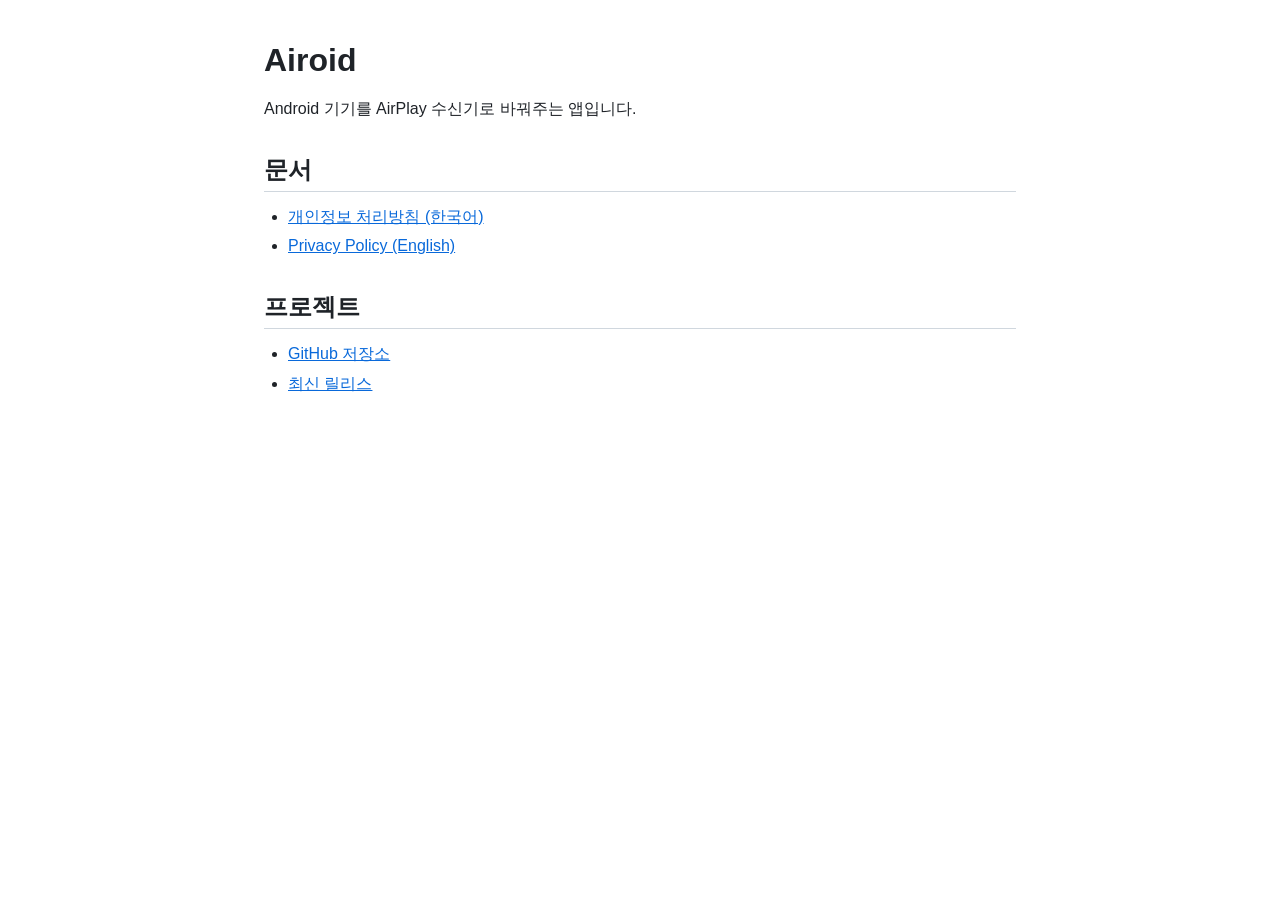
<file: docs/index.html>
<!DOCTYPE html>
<html lang="ko">
<head>
  <meta charset="UTF-8">
  <meta name="viewport" content="width=device-width, initial-scale=1.0">
  <title>Airoid</title>
  <link rel="stylesheet" href="privacy.css">
</head>
<body>
  <main class="page markdown-body">
    <h1>Airoid</h1>
    <p>Android 기기를 AirPlay 수신기로 바꿔주는 앱입니다.</p>

    <h2>문서</h2>
    <ul>
      <li><a href="privacy.html">개인정보 처리방침 (한국어)</a></li>
      <li><a href="privacy.en.html">Privacy Policy (English)</a></li>
    </ul>

    <h2>프로젝트</h2>
    <ul>
      <li><a href="https://github.com/hanana-kick/Airoid">GitHub 저장소</a></li>
      <li><a href="https://github.com/hanana-kick/Airoid/releases/latest">최신 릴리스</a></li>
    </ul>
  </main>
</body>
</html>
</file>
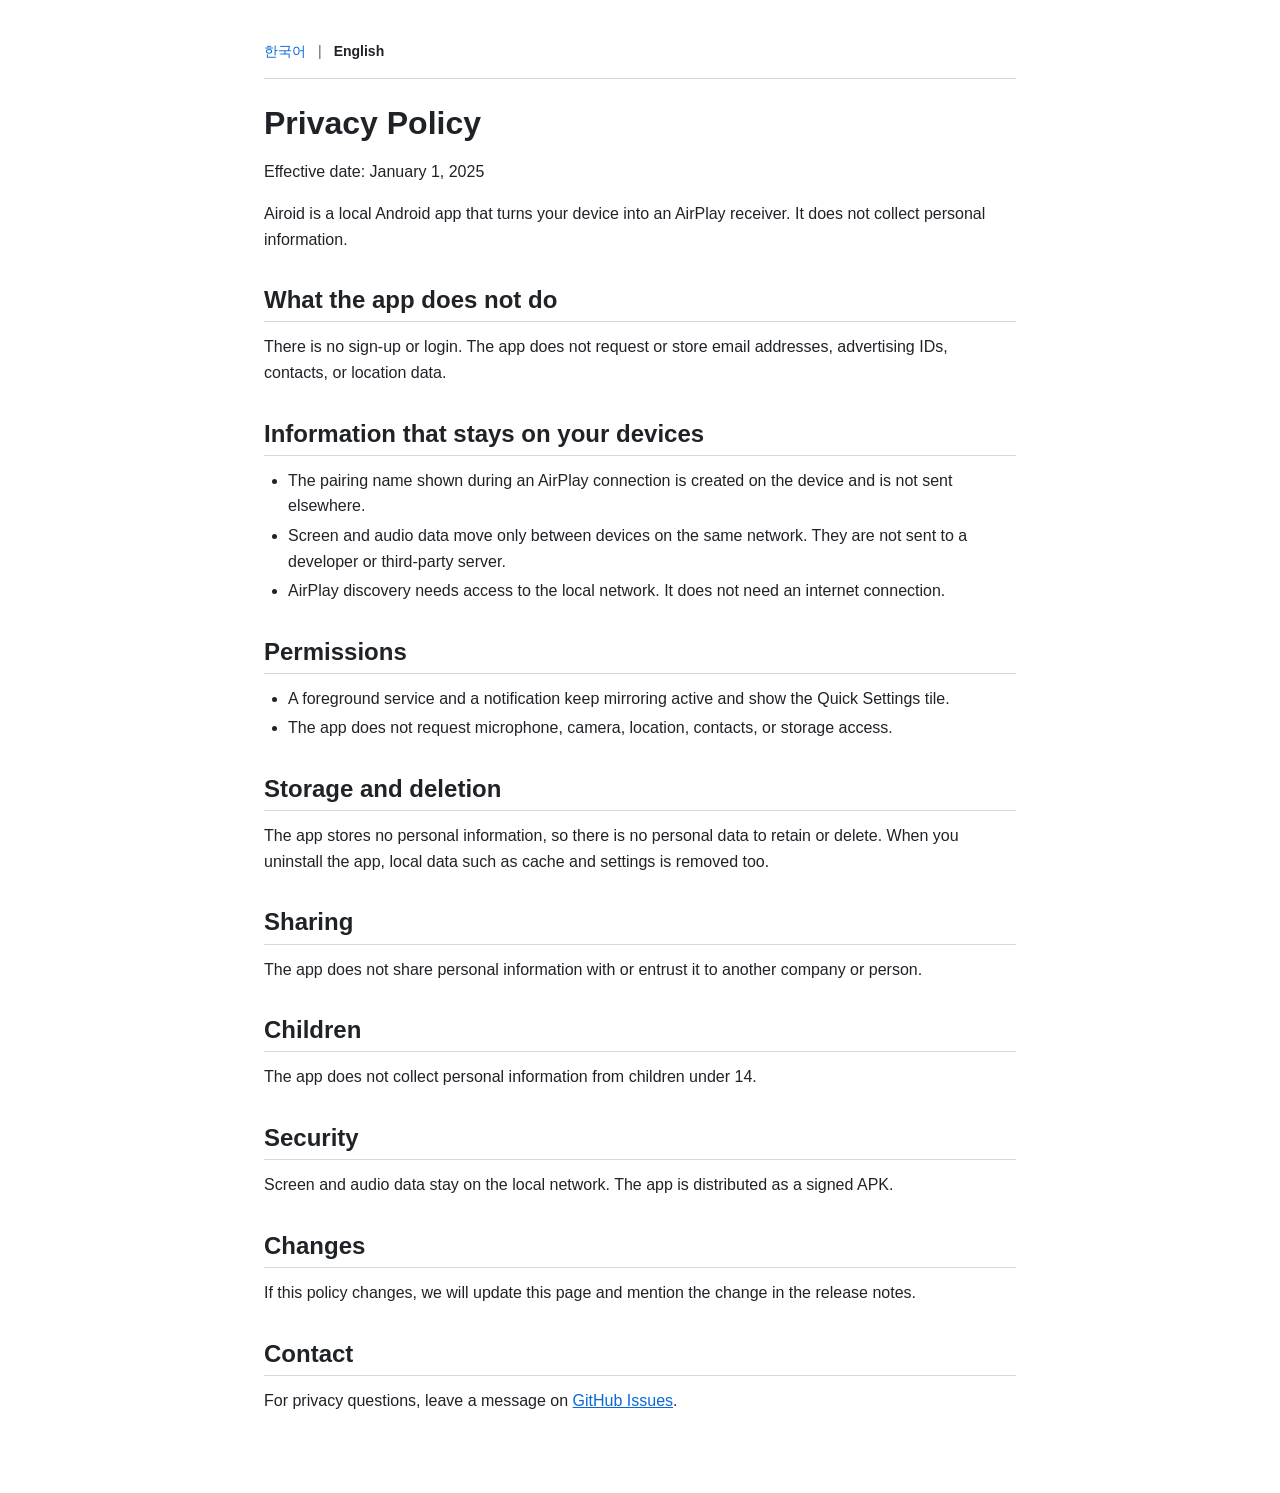
<file: docs/privacy.en.html>
<!DOCTYPE html>
<html lang="en">
<head>
  <meta charset="UTF-8">
  <meta name="viewport" content="width=device-width, initial-scale=1.0">
  <title>Privacy Policy | Airoid</title>
  <link rel="stylesheet" href="privacy.css">
  <link rel="alternate" hreflang="ko" href="privacy.html">
</head>
<body>
  <main class="page markdown-body">
    <nav class="language-nav" aria-label="Language selection">
      <a href="privacy.html">한국어</a>
      <span aria-hidden="true">|</span>
      <a href="privacy.en.html" aria-current="page">English</a>
    </nav>

    <h1>Privacy Policy</h1>
    <p>Effective date: January 1, 2025</p>

    <p>Airoid is a local Android app that turns your device into an AirPlay receiver. It does not collect personal information.</p>

    <h2>What the app does not do</h2>
    <p>There is no sign-up or login. The app does not request or store email addresses, advertising IDs, contacts, or location data.</p>

    <h2>Information that stays on your devices</h2>
    <ul>
      <li>The pairing name shown during an AirPlay connection is created on the device and is not sent elsewhere.</li>
      <li>Screen and audio data move only between devices on the same network. They are not sent to a developer or third-party server.</li>
      <li>AirPlay discovery needs access to the local network. It does not need an internet connection.</li>
    </ul>

    <h2>Permissions</h2>
    <ul>
      <li>A foreground service and a notification keep mirroring active and show the Quick Settings tile.</li>
      <li>The app does not request microphone, camera, location, contacts, or storage access.</li>
    </ul>

    <h2>Storage and deletion</h2>
    <p>The app stores no personal information, so there is no personal data to retain or delete. When you uninstall the app, local data such as cache and settings is removed too.</p>

    <h2>Sharing</h2>
    <p>The app does not share personal information with or entrust it to another company or person.</p>

    <h2>Children</h2>
    <p>The app does not collect personal information from children under 14.</p>

    <h2>Security</h2>
    <p>Screen and audio data stay on the local network. The app is distributed as a signed APK.</p>

    <h2>Changes</h2>
    <p>If this policy changes, we will update this page and mention the change in the release notes.</p>

    <h2>Contact</h2>
    <p>For privacy questions, leave a message on <a href="https://github.com/hanana-kick/Airoid/issues">GitHub Issues</a>.</p>
  </main>
</body>
</html>
</file>
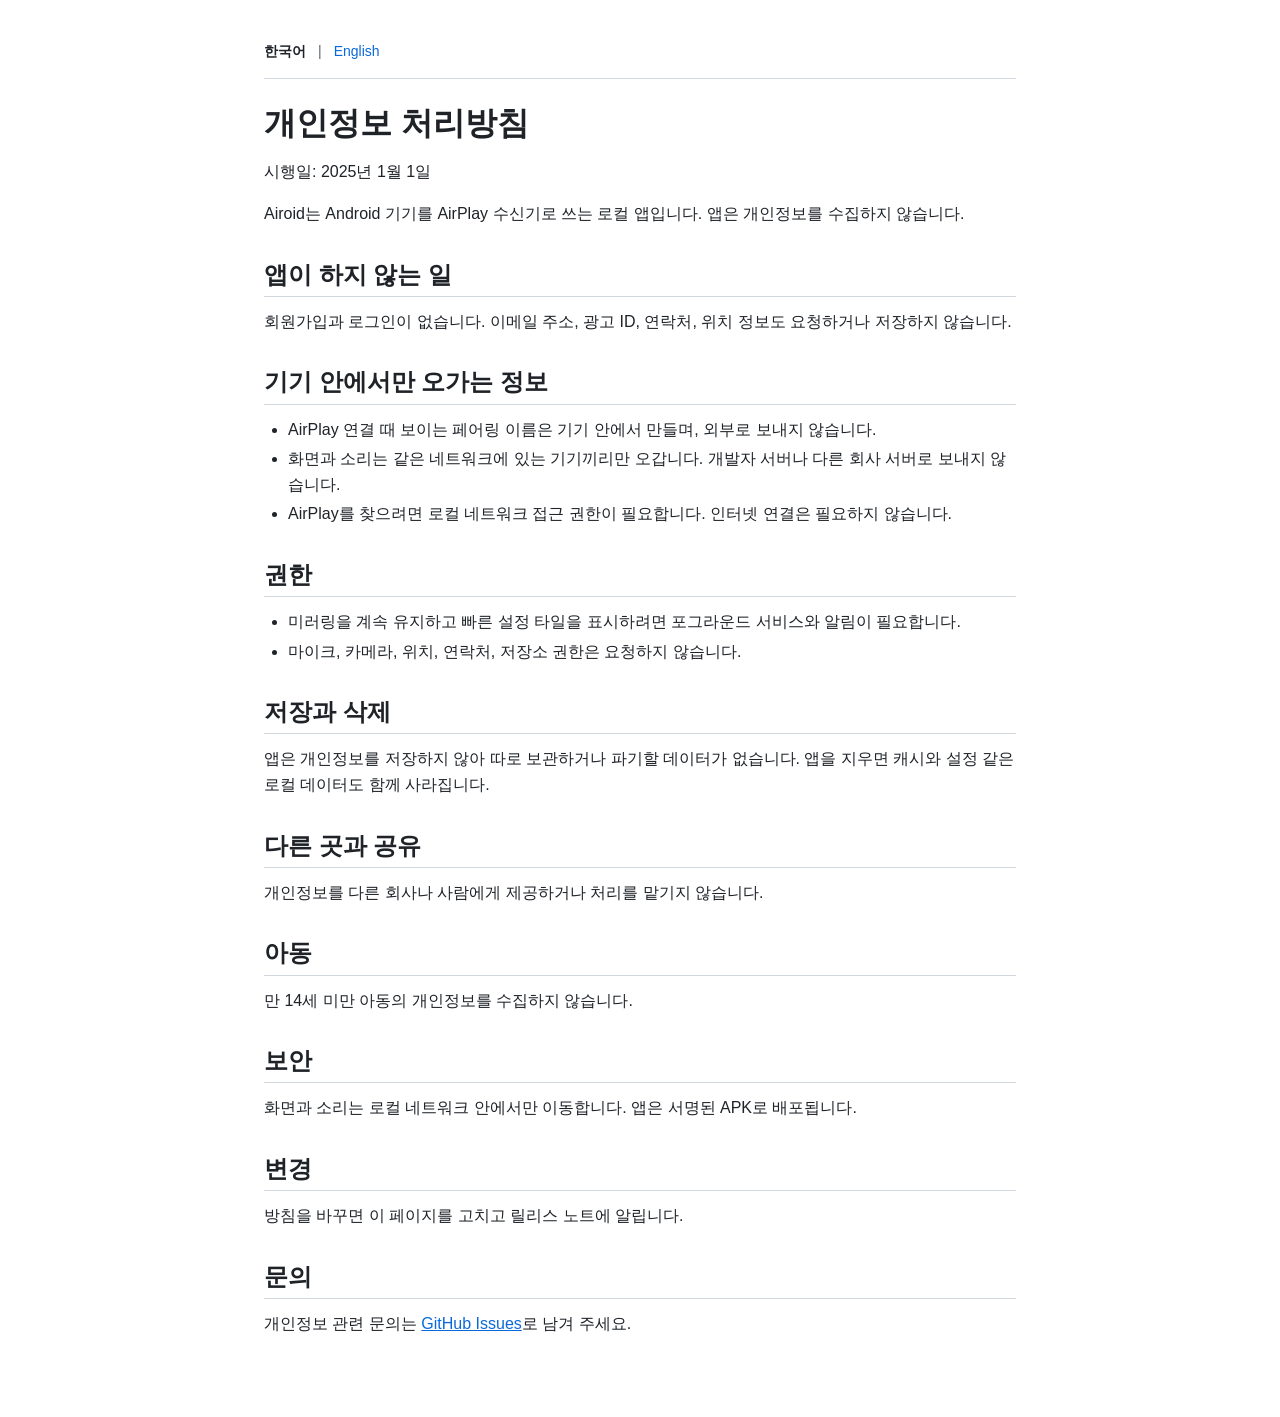
<file: docs/privacy.html>
<!DOCTYPE html>
<html lang="ko">
<head>
  <meta charset="UTF-8">
  <meta name="viewport" content="width=device-width, initial-scale=1.0">
  <title>개인정보 처리방침 | Airoid</title>
  <link rel="stylesheet" href="privacy.css">
  <link rel="alternate" hreflang="en" href="privacy.en.html">
</head>
<body>
  <main class="page markdown-body">
    <nav class="language-nav" aria-label="언어 선택">
      <a href="privacy.html" aria-current="page">한국어</a>
      <span aria-hidden="true">|</span>
      <a href="privacy.en.html">English</a>
    </nav>

    <h1>개인정보 처리방침</h1>
    <p>시행일: 2025년 1월 1일</p>

    <p>Airoid는 Android 기기를 AirPlay 수신기로 쓰는 로컬 앱입니다. 앱은 개인정보를 수집하지 않습니다.</p>

    <h2>앱이 하지 않는 일</h2>
    <p>회원가입과 로그인이 없습니다. 이메일 주소, 광고 ID, 연락처, 위치 정보도 요청하거나 저장하지 않습니다.</p>

    <h2>기기 안에서만 오가는 정보</h2>
    <ul>
      <li>AirPlay 연결 때 보이는 페어링 이름은 기기 안에서 만들며, 외부로 보내지 않습니다.</li>
      <li>화면과 소리는 같은 네트워크에 있는 기기끼리만 오갑니다. 개발자 서버나 다른 회사 서버로 보내지 않습니다.</li>
      <li>AirPlay를 찾으려면 로컬 네트워크 접근 권한이 필요합니다. 인터넷 연결은 필요하지 않습니다.</li>
    </ul>

    <h2>권한</h2>
    <ul>
      <li>미러링을 계속 유지하고 빠른 설정 타일을 표시하려면 포그라운드 서비스와 알림이 필요합니다.</li>
      <li>마이크, 카메라, 위치, 연락처, 저장소 권한은 요청하지 않습니다.</li>
    </ul>

    <h2>저장과 삭제</h2>
    <p>앱은 개인정보를 저장하지 않아 따로 보관하거나 파기할 데이터가 없습니다. 앱을 지우면 캐시와 설정 같은 로컬 데이터도 함께 사라집니다.</p>

    <h2>다른 곳과 공유</h2>
    <p>개인정보를 다른 회사나 사람에게 제공하거나 처리를 맡기지 않습니다.</p>

    <h2>아동</h2>
    <p>만 14세 미만 아동의 개인정보를 수집하지 않습니다.</p>

    <h2>보안</h2>
    <p>화면과 소리는 로컬 네트워크 안에서만 이동합니다. 앱은 서명된 APK로 배포됩니다.</p>

    <h2>변경</h2>
    <p>방침을 바꾸면 이 페이지를 고치고 릴리스 노트에 알립니다.</p>

    <h2>문의</h2>
    <p>개인정보 관련 문의는 <a href="https://github.com/hanana-kick/Airoid/issues">GitHub Issues</a>로 남겨 주세요.</p>
  </main>
</body>
</html>
</file>
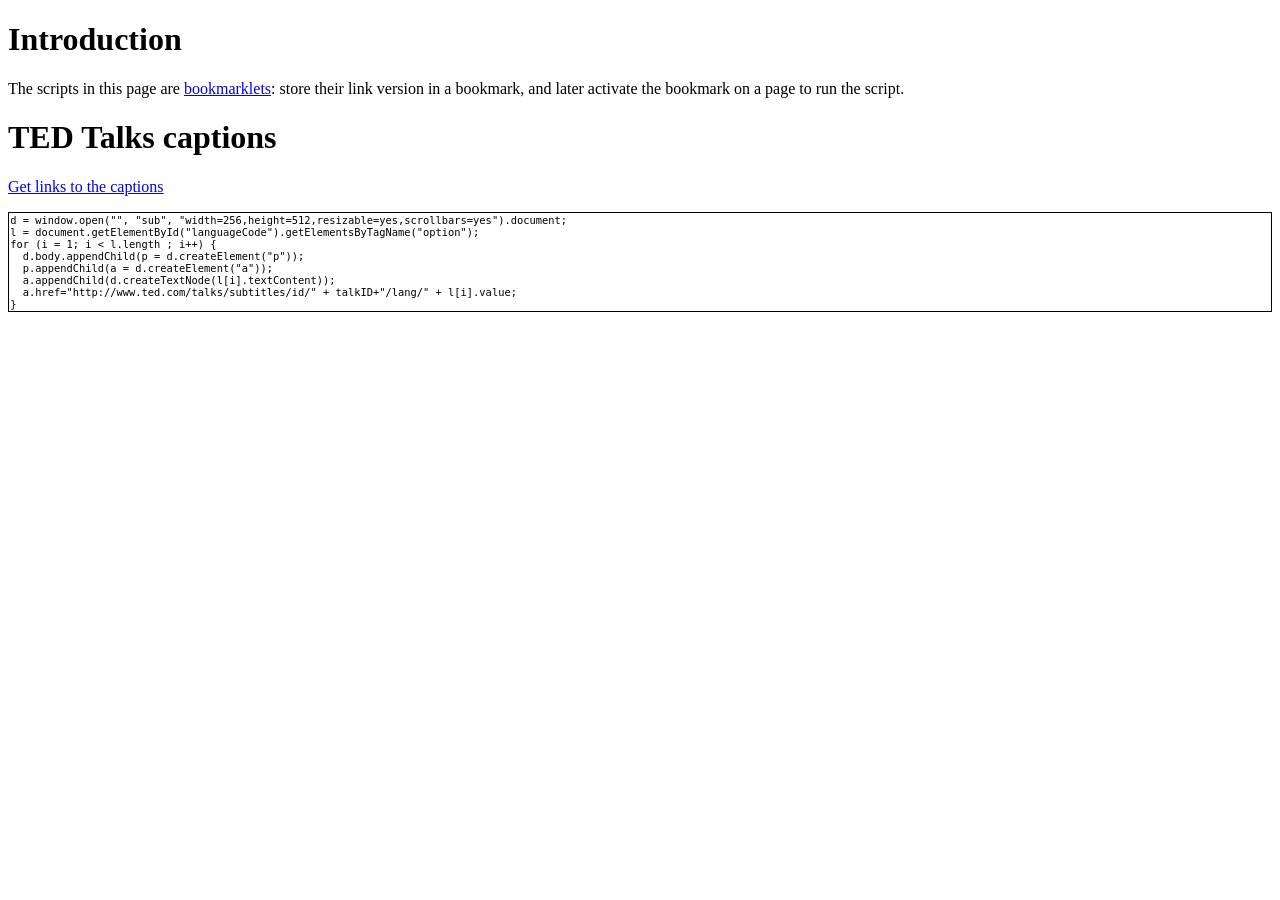
<file: app/src/main/cpp/third_party/FFmpeg/tools/bookmarklets.html>
<!DOCTYPE html>
<html lang="en">
<head>
<!--
    This file is part of FFmpeg.

    All scripts contained in this file can be considered public domain.
  -->
<title>FFmpeg bookmarklets</title>
<meta charset="UTF-8">
<script type="text/javascript">
function convert(js) {
  js = js.replace(/\/\*.*?\*\//g, ""); /* comments */
  js = js.replace(/\s+/g, " ");
  js = js.replace(/\s+\z/, "");
  js = "(function(){" + js + "})();void 0";
  return "javascript:" + escape(js);
}
function init() {
  var pre = document.getElementsByTagName("pre");
  for (var i = 0; pre.length > i; i++) {
    document.getElementById(pre[i].id + "-link").href = convert(pre[i].textContent);
  }
}
</script>
<style type="text/css">
pre { border: solid black 1px; padding: 0.2ex; font-size: 80% }
</style>
</head>
<body onload="init()">

<h1>Introduction</h1>
<p>The scripts in this page are
<a href="http://en.wikipedia.org/wiki/Bookmarklet">bookmarklets</a>: store
their link version in a bookmark, and later activate the bookmark on a page
to run the script.</p>

<h1>TED Talks captions</h1>
<p><a id="ted_talks_captions-link" href="#">Get links to the captions</a></p>

<pre id="ted_talks_captions">
d = window.open("", "sub", "width=256,height=512,resizable=yes,scrollbars=yes").document;
l = document.getElementById("languageCode").getElementsByTagName("option");
for (i = 1; i &lt; l.length ; i++) {
  d.body.appendChild(p = d.createElement("p"));
  p.appendChild(a = d.createElement("a"));
  a.appendChild(d.createTextNode(l[i].textContent));
  a.href="http://www.ted.com/talks/subtitles/id/" + talkID+"/lang/" + l[i].value;
}
</pre>

</body>
</html>
</file>
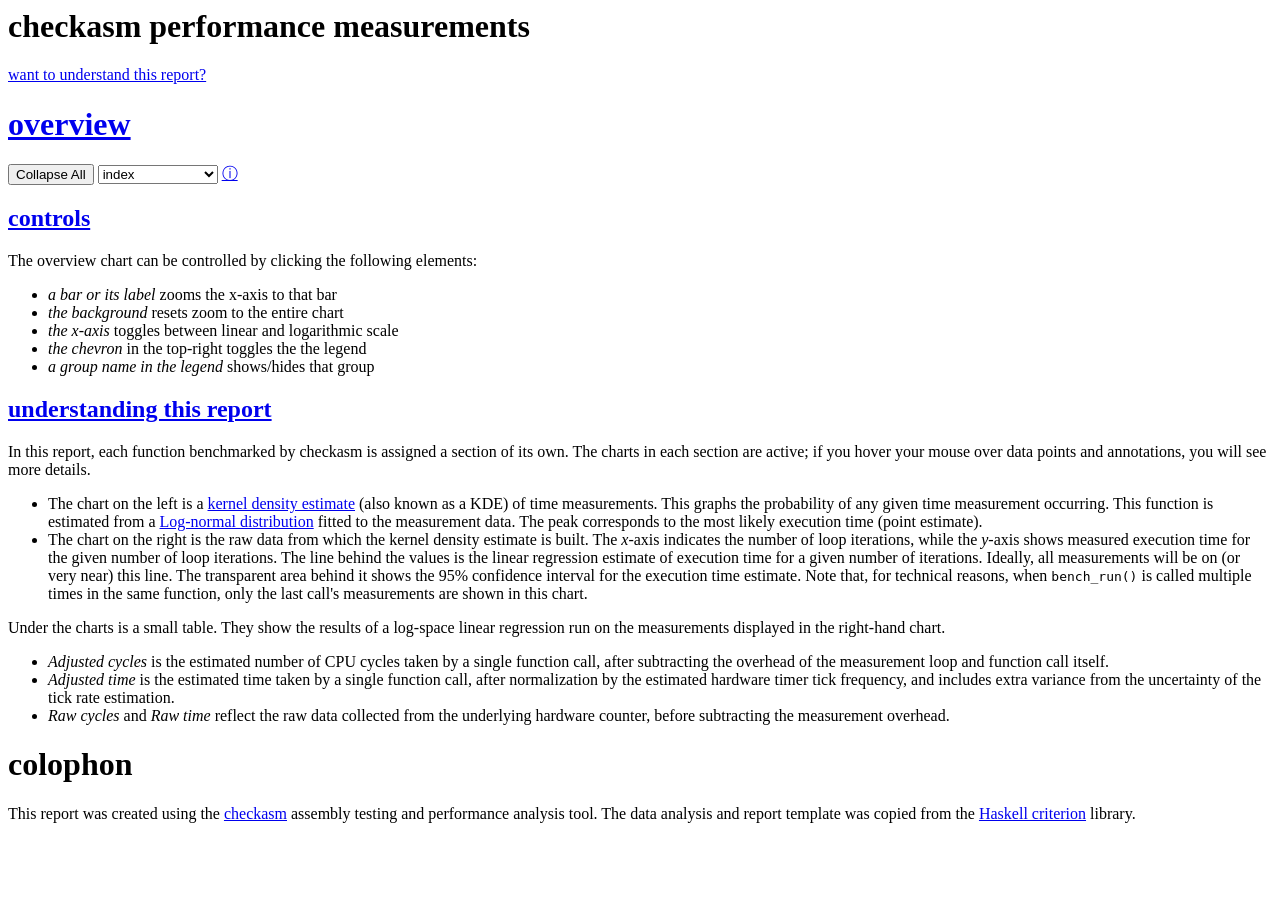
<file: app/src/main/cpp/third_party/FFmpeg/tests/checkasm/ext/src/html_data/body.html>
<body>
  <div class="content">
    <h1 class='title'>checkasm performance measurements</h1>
    <p class="no-print"><a href="#grokularation">want to understand this report?</a></p>
    <h1 id="overview"><a href="#overview">overview</a></h1>
    <div class="no-print">
      <button id="toggleOverview">Collapse All</button>
      <span class="overview-info">
        <select id="sort-overview" class="select">
          <option value="report-index">index</option>
          <option value="lex">name</option>
          <option value="colex">suffix</option>
          <option value="duration">time ascending</option>
          <option value="rev-duration">time descending</option>
        </select>
        <a href="#controls-explanation" class="info" title="click bar/label to zoom; x-axis to toggle logarithmic scale; background to reset">&#9432;</a>
        <a id="legend-toggle" class="chevron button"></a>
      </span>
    </div>
    <aside id="overview-charts"></aside>
    <main id="reports"></main>
  </div>

  <aside id="controls-explanation" class="explanation no-print">
    <h1><a href="#controls-explanation">controls</a></h1>

    <p>
      The overview chart can be controlled by clicking the following elements:
      <ul>
        <li><em>a bar or its label</em> zooms the x-axis to that bar</li>
        <li><em>the background</em> resets zoom to the entire chart</li>
        <li><em>the x-axis</em> toggles between linear and logarithmic scale</li>
        <li><em>the chevron</em> in the top-right toggles the the legend</li>
        <li><em>a group name in the legend</em> shows/hides that group</li>
      </ul>
    </p>

  </aside>

  <aside id="grokularation" class="explanation">

    <h1><a href="#grokularation">understanding this report</a></h1>

    <p>
      In this report, each function benchmarked by checkasm is assigned a section of its own.
      <span class="no-print">The charts in each section are active; if you hover your mouse over data points and annotations, you will see more details.</span>
    </p>

    <ul>
      <li>
        The chart on the left is a <a href="http://en.wikipedia.org/wiki/Kernel_density_estimation">kernel density estimate</a> (also known as a KDE) of time measurements.
        This graphs the probability of any given time measurement occurring. This function is estimated from a <a href="https://en.wikipedia.org/wiki/Log-normal_distribution">Log-normal
        distribution</a> fitted to the measurement data. The peak corresponds to the most likely execution time (point estimate).
      </li>

      <li>
        The chart on the right is the raw data from which the kernel density estimate is built.
        The <em>x</em>-axis indicates the number of loop iterations, while the <em>y</em>-axis shows measured execution time for the given number of loop iterations.
        The line behind the values is the linear regression estimate of execution time for a given number of iterations.
        Ideally, all measurements will be on (or very near) this line.
        The transparent area behind it shows the 95% confidence interval for the execution time estimate.
        Note that, for technical reasons, when <code>bench_run()</code> is called multiple times in the same
        function, only the last call's measurements are shown in this chart.
      </li>
    </ul>

    <p>
      Under the charts is a small table. They show the results of a log-space linear regression
      run on the measurements displayed in the right-hand chart.
    </p>

    <ul>
      <li>
        <em>Adjusted cycles</em> is the estimated number of CPU cycles taken by a single function
        call, after subtracting the overhead of the measurement loop and function call itself.
      </li>
      <li>
        <em>Adjusted time</em> is the estimated time taken by a single function call, after
        normalization by the estimated hardware timer tick frequency, and includes extra variance
        from the uncertainty of the tick rate estimation.
      </li>
      <li>
        <em>Raw cycles</em> and <em>Raw time</em> reflect the raw data collected from the underlying
        hardware counter, before subtracting the measurement overhead.
      </li>
    </ul>
  </aside>

  <footer>
    <div class="content">
      <h1 class="colophon-header">colophon</h1>
      <p>
        This report was created using the <a id="checkasm-version" href="https://code.videolan.org/videolan/checkasm">checkasm</a>
        assembly testing and performance analysis tool. The data analysis and report template was copied from
        the <a href=" http://hackage.haskell.org/package/criterion">Haskell criterion</a> library.
      </p>
    </div>
  </footer>
</body>
</file>
<file: docs/privacy.css>
:root {
  color-scheme: light;
  --fg: #1f2328;
  --muted: #59636e;
  --border: #d0d7de;
  --link: #0969da;
  --code-bg: #eff1f3;
  --bg: #ffffff;
}

* {
  box-sizing: border-box;
}

body {
  margin: 0;
  background: var(--bg);
  color: var(--fg);
  font-family: -apple-system, BlinkMacSystemFont, "Segoe UI", Roboto, Oxygen, Ubuntu, sans-serif;
  font-size: 16px;
  line-height: 1.6;
}

.page {
  max-width: 800px;
  margin: 0 auto;
  padding: 40px 24px 64px;
}

.language-nav {
  display: flex;
  align-items: center;
  gap: 12px;
  margin-bottom: 24px;
  padding-bottom: 16px;
  border-bottom: 1px solid var(--border);
  color: var(--muted);
  font-size: 14px;
}

.language-nav a {
  color: var(--link);
  text-decoration: none;
}

.language-nav a:hover {
  text-decoration: underline;
}

.language-nav a[aria-current="page"] {
  color: var(--fg);
  font-weight: 600;
}

h1 {
  margin: 0 0 16px;
  font-size: 2em;
  line-height: 1.25;
}

h2 {
  margin: 32px 0 12px;
  padding-bottom: 6px;
  border-bottom: 1px solid var(--border);
  font-size: 1.5em;
  line-height: 1.3;
}

h3 {
  margin: 24px 0 8px;
  font-size: 1.25em;
  line-height: 1.3;
}

p,
ul {
  margin: 0 0 16px;
}

ul {
  padding-left: 24px;
}

li {
  margin: 4px 0;
}

a {
  color: var(--link);
}

code {
  padding: 0.2em 0.4em;
  border-radius: 6px;
  background: var(--code-bg);
  font-family: ui-monospace, SFMono-Regular, "Liberation Mono", monospace;
  font-size: 0.85em;
}

footer {
  margin-top: 48px;
  padding-top: 16px;
  border-top: 1px solid var(--border);
  color: var(--muted);
  font-size: 14px;
}

@media (max-width: 600px) {
  .page {
    padding: 24px 16px 48px;
  }

  h1 {
    font-size: 1.75em;
  }

  h2 {
    font-size: 1.3em;
  }
}
</file>
